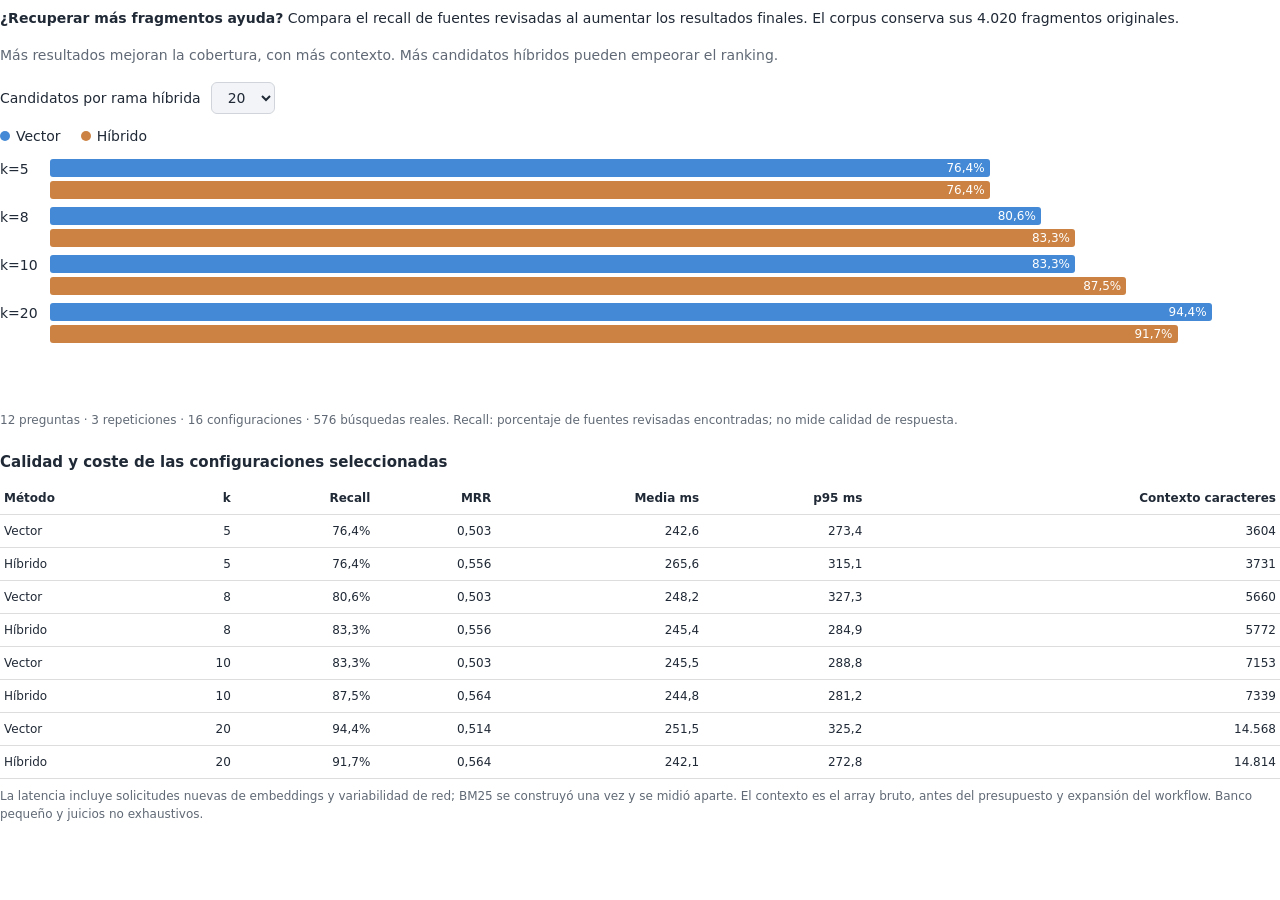
<file: data/retrieval/parameter-sweep.html>
<!doctype html><html lang="es"><meta charset="utf-8"><meta name="viewport" content="width=device-width,initial-scale=1">
<style>
body{margin:0;color:var(--foreground,#202936);font-family:var(--font-sans,system-ui);font-size:14px;line-height:1.5}p{margin:8px 0 16px}select{font:inherit;padding:6px 12px;color:inherit;background:var(--card,#f2f4f8);border:1px solid var(--border,#d1d5db);border-radius:6px}.muted{color:var(--muted-foreground,#606975)}.legend{display:flex;gap:20px;margin:12px 0}.dot{display:inline-block;width:10px;height:10px;border-radius:50%;margin-right:6px}.vector{background:#4489d5}.hybrid{background:#cb8242}.chart{height:244px}.group{margin:8px 0;display:grid;grid-template-columns:42px 1fr;gap:8px}.bars{display:grid;gap:4px}.bar{height:18px;position:relative;min-width:38px;border-radius:3px}.bar span{color:white;position:absolute;right:5px;font-size:12px;line-height:18px}table{width:100%;border-collapse:collapse;font-size:12px}th,td{text-align:right;padding:7px 4px;border-bottom:1px solid var(--border,#ddd)}th:first-child,td:first-child{text-align:left}th{font-weight:600}.scroll{overflow-x:auto}h3{font-size:15px;margin:22px 0 8px}.small{font-size:12px}label{display:flex;align-items:center;gap:10px;flex-wrap:wrap}strong{font-weight:650}
</style>
<p><strong>¿Recuperar más fragmentos ayuda?</strong> Compara el recall de fuentes revisadas al aumentar los resultados finales. El corpus conserva sus 4.020 fragmentos originales.</p>
<p class="muted">Más resultados mejoran la cobertura, con más contexto. Más candidatos híbridos pueden empeorar el ranking.</p>
<label>Candidatos por rama híbrida <select id="limit"><option>20</option><option>40</option><option>80</option></select></label>
<div class="legend"><span><i class="dot vector"></i>Vector</span><span><i class="dot hybrid"></i>Híbrido</span></div>
<div class="chart" id="chart" aria-label="Recall medio para cada cantidad de resultados"></div>
<p class="muted small">12 preguntas · 3 repeticiones · 16 configuraciones · 576 búsquedas reales. Recall: porcentaje de fuentes revisadas encontradas; no mide calidad de respuesta.</p>
<h3>Calidad y coste de las configuraciones seleccionadas</h3><div class="scroll"><table><thead><tr><th>Método</th><th>k</th><th>Recall</th><th>MRR</th><th>Media ms</th><th>p95 ms</th><th>Contexto caracteres</th></tr></thead><tbody id="table"></tbody></table></div>
<p class="muted small">La latencia incluye solicitudes nuevas de embeddings y variabilidad de red; BM25 se construyó una vez y se midió aparte. El contexto es el array bruto, antes del presupuesto y expansión del workflow. Banco pequeño y juicios no exhaustivos.</p>
<script>
const rows=[{"key": "vector-k5", "method": "vector", "k": 5, "candidates": "\u2014", "mean_recall_at_k": 0.7638888888888888, "hit_rate": 0.8333333333333334, "full_recall_rate": 0.6666666666666666, "mean_reciprocal_rank": 0.5027777777777778, "mean_latency_ms": 242.64073598250332, "p50_latency_ms": 242.97783290967345, "p95_latency_ms": 273.3643751125783, "mean_context_characters": 3604.3611111111113, "max_context_characters": 5267, "mean_source_text_characters": 1515.25, "contexts_over_24000": 0, "query_measurements": 36, "rankings_changed_from_first": 0}, {"key": "hybrid-k5-c20", "method": "hybrid", "k": 5, "candidates": 20, "mean_recall_at_k": 0.7638888888888888, "hit_rate": 0.8333333333333334, "full_recall_rate": 0.6666666666666666, "mean_reciprocal_rank": 0.5555555555555556, "mean_latency_ms": 265.6131435263281, "p50_latency_ms": 246.38320901431143, "p95_latency_ms": 315.1094999630004, "mean_context_characters": 3730.6111111111113, "max_context_characters": 7439, "mean_source_text_characters": 1480.5833333333333, "contexts_over_24000": 0, "query_measurements": 36, "rankings_changed_from_first": 0}, {"key": "hybrid-k5-c40", "method": "hybrid", "k": 5, "candidates": 40, "mean_recall_at_k": 0.7638888888888888, "hit_rate": 0.8333333333333334, "full_recall_rate": 0.6666666666666666, "mean_reciprocal_rank": 0.5555555555555556, "mean_latency_ms": 253.28222220478995, "p50_latency_ms": 246.33158301003277, "p95_latency_ms": 337.029832880944, "mean_context_characters": 3862.4166666666665, "max_context_characters": 7439, "mean_source_text_characters": 1529.9166666666667, "contexts_over_24000": 0, "query_measurements": 36, "rankings_changed_from_first": 0}, {"key": "hybrid-k5-c80", "method": "hybrid", "k": 5, "candidates": 80, "mean_recall_at_k": 0.8055555555555556, "hit_rate": 0.9166666666666666, "full_recall_rate": 0.6666666666666666, "mean_reciprocal_rank": 0.5722222222222222, "mean_latency_ms": 246.7047881347955, "p50_latency_ms": 240.51345908083022, "p95_latency_ms": 294.71783386543393, "mean_context_characters": 3843.6666666666665, "max_context_characters": 7439, "mean_source_text_characters": 1502, "contexts_over_24000": 0, "query_measurements": 36, "rankings_changed_from_first": 0}, {"key": "vector-k8", "method": "vector", "k": 8, "candidates": "\u2014", "mean_recall_at_k": 0.8055555555555556, "hit_rate": 0.8333333333333334, "full_recall_rate": 0.75, "mean_reciprocal_rank": 0.5027777777777778, "mean_latency_ms": 248.21020822532267, "p50_latency_ms": 236.32608307525516, "p95_latency_ms": 327.33949995599687, "mean_context_characters": 5659.638888888889, "max_context_characters": 8325, "mean_source_text_characters": 2409.25, "contexts_over_24000": 0, "query_measurements": 36, "rankings_changed_from_first": 0}, {"key": "hybrid-k8-c20", "method": "hybrid", "k": 8, "candidates": 20, "mean_recall_at_k": 0.8333333333333334, "hit_rate": 0.8333333333333334, "full_recall_rate": 0.8333333333333334, "mean_reciprocal_rank": 0.5555555555555556, "mean_latency_ms": 245.42685406696467, "p50_latency_ms": 242.87120811641216, "p95_latency_ms": 284.8758331965655, "mean_context_characters": 5772.444444444444, "max_context_characters": 8985, "mean_source_text_characters": 2383.1666666666665, "contexts_over_24000": 0, "query_measurements": 36, "rankings_changed_from_first": 0}, {"key": "hybrid-k8-c40", "method": "hybrid", "k": 8, "candidates": 40, "mean_recall_at_k": 0.7916666666666666, "hit_rate": 0.8333333333333334, "full_recall_rate": 0.75, "mean_reciprocal_rank": 0.5555555555555556, "mean_latency_ms": 253.40525692768603, "p50_latency_ms": 252.91887507773936, "p95_latency_ms": 324.1334578488022, "mean_context_characters": 6062.25, "max_context_characters": 9053, "mean_source_text_characters": 2575.4166666666665, "contexts_over_24000": 0, "query_measurements": 36, "rankings_changed_from_first": 1}, {"key": "hybrid-k8-c80", "method": "hybrid", "k": 8, "candidates": 80, "mean_recall_at_k": 0.8333333333333334, "hit_rate": 0.9166666666666666, "full_recall_rate": 0.75, "mean_reciprocal_rank": 0.5722222222222222, "mean_latency_ms": 283.0356515348992, "p50_latency_ms": 252.65450007282197, "p95_latency_ms": 569.943750044331, "mean_context_characters": 6096.972222222223, "max_context_characters": 9053, "mean_source_text_characters": 2538.25, "contexts_over_24000": 0, "query_measurements": 36, "rankings_changed_from_first": 0}, {"key": "vector-k10", "method": "vector", "k": 10, "candidates": "\u2014", "mean_recall_at_k": 0.8333333333333334, "hit_rate": 0.8333333333333334, "full_recall_rate": 0.8333333333333334, "mean_reciprocal_rank": 0.5027777777777778, "mean_latency_ms": 245.50813305864318, "p50_latency_ms": 242.32466705143452, "p95_latency_ms": 288.8026658911258, "mean_context_characters": 7153.194444444444, "max_context_characters": 9979, "mean_source_text_characters": 3106.1666666666665, "contexts_over_24000": 0, "query_measurements": 36, "rankings_changed_from_first": 0}, {"key": "hybrid-k10-c20", "method": "hybrid", "k": 10, "candidates": 20, "mean_recall_at_k": 0.875, "hit_rate": 0.9166666666666666, "full_recall_rate": 0.8333333333333334, "mean_reciprocal_rank": 0.5638888888888889, "mean_latency_ms": 244.75145028231458, "p50_latency_ms": 241.80812505073845, "p95_latency_ms": 281.2373749911785, "mean_context_characters": 7338.916666666667, "max_context_characters": 10891, "mean_source_text_characters": 3096.1666666666665, "contexts_over_24000": 0, "query_measurements": 36, "rankings_changed_from_first": 0}, {"key": "hybrid-k10-c40", "method": "hybrid", "k": 10, "candidates": 40, "mean_recall_at_k": 0.7916666666666666, "hit_rate": 0.8333333333333334, "full_recall_rate": 0.75, "mean_reciprocal_rank": 0.5555555555555556, "mean_latency_ms": 254.95878584398372, "p50_latency_ms": 242.78854089789093, "p95_latency_ms": 334.71012488007545, "mean_context_characters": 7831.416666666667, "max_context_characters": 11960, "mean_source_text_characters": 3384.0833333333335, "contexts_over_24000": 0, "query_measurements": 36, "rankings_changed_from_first": 1}, {"key": "hybrid-k10-c80", "method": "hybrid", "k": 10, "candidates": 80, "mean_recall_at_k": 0.8333333333333334, "hit_rate": 0.9166666666666666, "full_recall_rate": 0.75, "mean_reciprocal_rank": 0.5722222222222222, "mean_latency_ms": 249.4839490779365, "p50_latency_ms": 246.29699997603893, "p95_latency_ms": 318.3164580259472, "mean_context_characters": 7822.527777777777, "max_context_characters": 11874, "mean_source_text_characters": 3375.75, "contexts_over_24000": 0, "query_measurements": 36, "rankings_changed_from_first": 0}, {"key": "vector-k20", "method": "vector", "k": 20, "candidates": "\u2014", "mean_recall_at_k": 0.9444444444444444, "hit_rate": 1, "full_recall_rate": 0.9166666666666666, "mean_reciprocal_rank": 0.5143963675213675, "mean_latency_ms": 251.52122450526804, "p50_latency_ms": 241.43770895898342, "p95_latency_ms": 325.2004589885473, "mean_context_characters": 14567.833333333334, "max_context_characters": 20511, "mean_source_text_characters": 6435.083333333333, "contexts_over_24000": 0, "query_measurements": 36, "rankings_changed_from_first": 0}, {"key": "hybrid-k20-c20", "method": "hybrid", "k": 20, "candidates": 20, "mean_recall_at_k": 0.9166666666666666, "hit_rate": 0.9166666666666666, "full_recall_rate": 0.9166666666666666, "mean_reciprocal_rank": 0.5638888888888889, "mean_latency_ms": 242.08012961834254, "p50_latency_ms": 240.13224989175797, "p95_latency_ms": 272.77037501335144, "mean_context_characters": 14813.583333333334, "max_context_characters": 21177, "mean_source_text_characters": 6643.083333333333, "contexts_over_24000": 0, "query_measurements": 36, "rankings_changed_from_first": 0}, {"key": "hybrid-k20-c40", "method": "hybrid", "k": 20, "candidates": 40, "mean_recall_at_k": 0.9166666666666666, "hit_rate": 0.9166666666666666, "full_recall_rate": 0.9166666666666666, "mean_reciprocal_rank": 0.5625, "mean_latency_ms": 247.1065427784601, "p50_latency_ms": 243.73695789836347, "p95_latency_ms": 321.8603329733014, "mean_context_characters": 15015, "max_context_characters": 20458, "mean_source_text_characters": 6773.333333333333, "contexts_over_24000": 0, "query_measurements": 36, "rankings_changed_from_first": 0}, {"key": "hybrid-k20-c80", "method": "hybrid", "k": 20, "candidates": 80, "mean_recall_at_k": 0.875, "hit_rate": 0.9166666666666666, "full_recall_rate": 0.8333333333333334, "mean_reciprocal_rank": 0.5722222222222222, "mean_latency_ms": 255.88073610560969, "p50_latency_ms": 250.70829200558364, "p95_latency_ms": 322.5406249985099, "mean_context_characters": 15433.277777777777, "max_context_characters": 22104, "mean_source_text_characters": 6933.333333333333, "contexts_over_24000": 0, "query_measurements": 36, "rankings_changed_from_first": 0}];
const number=(v,d=0)=>v.toLocaleString('es-ES',{minimumFractionDigits:d,maximumFractionDigits:d});
// Rebuild the chart and matching rows when the candidate budget changes.
function draw(){const limit=Number(document.getElementById('limit').value);const selected=rows.filter(r=>r.method==='vector'||r.candidates===limit);document.getElementById('chart').innerHTML=[5,8,10,20].map(k=>`<div class="group"><span>k=${k}</span><div class="bars">${selected.filter(r=>r.k===k).map(r=>`<div class="bar ${r.method}" style="width:${r.mean_recall_at_k*100}%"><span>${number(r.mean_recall_at_k*100,1)}%</span></div>`).join('')}</div></div>`).join('');document.getElementById('table').innerHTML=selected.map(r=>`<tr><td>${r.method==='vector'?'Vector':'Híbrido'}</td><td>${r.k}</td><td>${number(r.mean_recall_at_k*100,1)}%</td><td>${number(r.mean_reciprocal_rank,3)}</td><td>${number(r.mean_latency_ms,1)}</td><td>${number(r.p95_latency_ms,1)}</td><td>${number(r.mean_context_characters)}</td></tr>`).join('');console.log('Rendered',selected.length,'configuration rows; candidates',limit);}
document.getElementById('limit').addEventListener('change',draw);draw();
</script></html>
</file>
